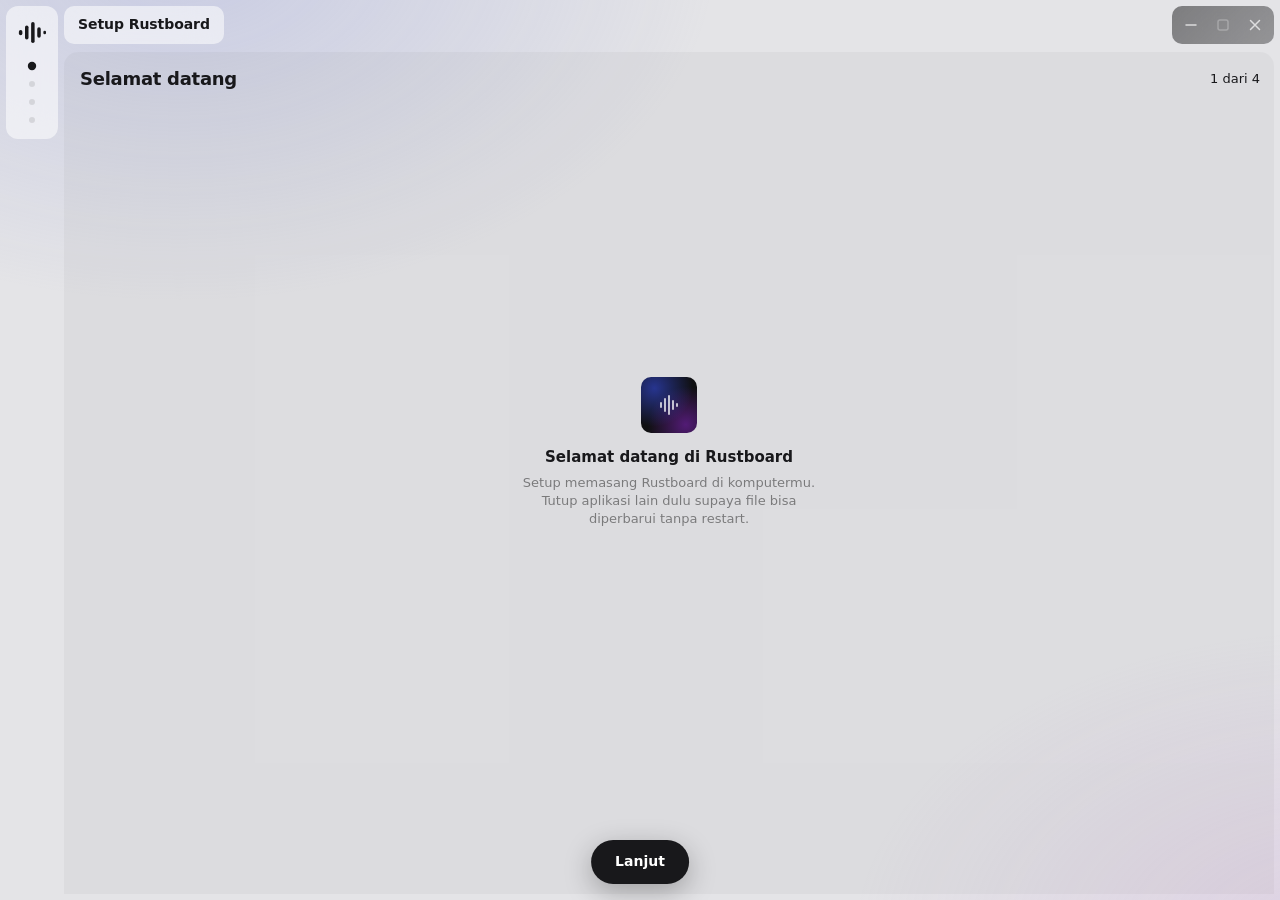
<file: installer-ui/index.html>
<!doctype html>
<html lang="id">
<head>
<meta charset="utf-8">
<meta name="viewport" content="width=device-width, initial-scale=1">
<title>Setup Rustboard</title>
<style>
/* Gaya sama dengan ui/style.css (token, kontrol, panel, kartu setting). */
:root {
  --bg-canvas: #e4e4e7;
  --bg-primary: #f5f5f7;
  --bg-elevated: #e6e6eb;
  --bg-panel: #dedee3;
  --bg-glass: rgba(255, 255, 255, 0.55);
  --surface-glass: rgba(245, 245, 247, 0.92);

  --border-primary: #e4e4e7;
  --border-a14: rgba(0, 0, 0, 0.06);
  --border-a33: rgba(0, 0, 0, 0.14);

  --text-primary: #18181b;
  --text-secondary: rgba(0, 0, 0, 0.65);
  --text-tertiary: rgba(0, 0, 0, 0.45);

  --accent: #ff3b3b;
  --ok: #16a34a;

  --btn-bg: #18181b;
  --btn-text: #ffffff;

  --fill-subtle: rgba(0, 0, 0, 0.03);
  --fill: rgba(0, 0, 0, 0.05);
  --fill-hover: rgba(0, 0, 0, 0.08);
  --fill-strong: rgba(0, 0, 0, 0.1);

  --amb-l: 72%;
  --amb-a: 0.34;

  --r-control: 8px;
  --r-item: 12px;
  --r-panel: 20px;
  --ease: cubic-bezier(0.22, 1, 0.36, 1);

  --hue: 232;
  --font: "SF Pro", -apple-system, BlinkMacSystemFont, "Segoe UI Variable Text", "Segoe UI", Inter, system-ui, sans-serif;
  --mono: ui-monospace, "Cascadia Mono", "SF Mono", Consolas, monospace;
  color-scheme: light;
}

@media (prefers-color-scheme: dark) {
  :root {
    --bg-canvas: #000000;
    --bg-primary: #0a0a0a;
    --bg-elevated: #141414;
    --bg-panel: #1a1a1a;
    --bg-glass: rgba(70, 70, 70, 0.2);
    --surface-glass: rgba(22, 22, 24, 0.9);

    --border-primary: #1a1a1a;
    --border-a14: rgba(255, 255, 255, 0.08);
    --border-a33: rgba(255, 255, 255, 0.2);

    --text-primary: #ffffff;
    --text-secondary: rgba(255, 255, 255, 0.7);
    --text-tertiary: rgba(255, 255, 255, 0.45);

    --accent: #ff4d4d;
    --ok: #4ade80;

    --btn-bg: #d9d9dd;
    --btn-text: #000000;

    --fill-subtle: rgba(255, 255, 255, 0.04);
    --fill: rgba(255, 255, 255, 0.07);
    --fill-hover: rgba(255, 255, 255, 0.1);
    --fill-strong: rgba(255, 255, 255, 0.14);

    --amb-l: 42%;
    --amb-a: 0.32;
    color-scheme: dark;
  }
}

* { box-sizing: border-box; }
[hidden] { display: none !important; }

html, body {
  height: 100%;
  margin: 0;
  background: transparent;
  color: var(--text-primary);
  font: 400 13px/1.4 var(--font);
  -webkit-font-smoothing: antialiased;
  text-rendering: optimizeLegibility;
  font-synthesis: none;
}

/* Liner hides scrollbars and the text cursor everywhere except in inputs */
*::-webkit-scrollbar { display: none; }
* { scrollbar-width: none; user-select: none; }
input { user-select: text; }

html { background: var(--bg-canvas); }
body { overflow: hidden; }

.ambient {
  position: fixed;
  inset: 0;
  z-index: -1;
  pointer-events: none;
  background:
    radial-gradient(60% 55% at 14% -5%, hsl(var(--hue) 50% var(--amb-l) / var(--amb-a)), transparent 70%),
    radial-gradient(55% 50% at 105% 105%, hsl(calc(var(--hue) + 55) 45% var(--amb-l) / calc(var(--amb-a) * 0.75)), transparent 70%);
}
.ambient.swap { animation: amb-in 700ms var(--ease); }
@keyframes amb-in { from { opacity: 0.3; } to { opacity: 1; } }

/* ---------- base controls ---------- */
button, select, input { font: inherit; color: inherit; }

button {
  display: inline-flex;
  align-items: center;
  justify-content: center;
  gap: 8px;
  height: 36px;
  padding: 0 14px;
  border: 0;
  border-radius: var(--r-control);
  background: var(--border-a14);
  color: var(--text-primary);
  font-size: 13.5px;
  font-weight: 400;
  cursor: pointer;
  transition: background 150ms ease, color 150ms ease, opacity 150ms ease, transform 100ms ease;
}
button:hover { background: var(--border-a33); }
button:active { transform: scale(0.96); }
button:disabled { opacity: 0.5; pointer-events: none; }
button svg { width: 16px; height: 16px; flex: none; fill: none; stroke: currentColor; stroke-width: 1.9; stroke-linecap: round; stroke-linejoin: round; }

button.primary { background: var(--btn-bg); color: var(--btn-text); }
button.primary:hover { background: var(--btn-bg); opacity: 0.88; }

:focus-visible { outline: 2px solid color-mix(in srgb, var(--text-primary) 70%, transparent); outline-offset: 1px; }

.icon-btn {
  width: 32px;
  height: 32px;
  padding: 0;
  background: transparent;
  color: var(--text-secondary);
}
.icon-btn:hover { background: var(--border-a14); color: var(--text-primary); }
.icon-btn.fill { background: var(--border-a14); color: var(--text-primary); }
.icon-btn.fill:hover { background: var(--border-a33); }
.icon-btn.small { width: 26px; height: 26px; border-radius: 7px; }
.icon-btn.small svg { width: 14px; height: 14px; }
.icon-btn.big { width: 34px; height: 34px; border-radius: 10px; }
.icon-btn.big svg { width: 16px; height: 16px; }
.icon-btn.danger:hover { color: var(--accent); }

input[type="text"], input[type="number"], select {
  height: 36px;
  min-width: 0;
  padding: 0 12px;
  border: 1px solid var(--border-primary);
  border-radius: var(--r-control);
  background: var(--bg-primary);
  color: var(--text-primary);
  font-size: 13.5px;
  outline: none;
  transition: border-color 150ms ease;
}
input[type="text"]:hover, input[type="number"]:hover, select:hover { border-color: var(--border-a33); }
input[type="text"]:focus, input[type="number"]:focus, select:focus { border-color: var(--border-a33); }
input::placeholder { color: var(--text-tertiary); }

select {
  appearance: none;
  padding-right: 32px;
  background-image: url("data:image/svg+xml,%3Csvg xmlns='http://www.w3.org/2000/svg' viewBox='0 0 24 24' fill='none' stroke='%23888' stroke-width='2.2' stroke-linecap='round' stroke-linejoin='round'%3E%3Cpath d='M6 9l6 6 6-6'/%3E%3C/svg%3E");
  background-repeat: no-repeat;
  background-position: right 10px center;
  background-size: 14px;
  cursor: pointer;
}

/* range: thin track, thumb shows on hover (Liner slider) */
input[type="range"] {
  --p: 0%;
  appearance: none;
  width: 100%;
  height: 20px;
  margin: 0;
  background: transparent;
  cursor: pointer;
}
input[type="range"]::-webkit-slider-runnable-track {
  height: 4px;
  border-radius: 99px;
  background: linear-gradient(to right, var(--text-primary) var(--p), var(--fill-strong) var(--p));
}
input[type="range"]::-webkit-slider-thumb {
  appearance: none;
  width: 12px;
  height: 12px;
  margin-top: -4px;
  border-radius: 50%;
  border: 0;
  background: #fff;
  box-shadow: 0 1px 3px rgba(0, 0, 0, 0.35);
  transform: scale(0);
  transition: transform 150ms var(--ease);
}
input[type="range"]:hover::-webkit-slider-thumb,
input[type="range"]:active::-webkit-slider-thumb,
input[type="range"]:focus-visible::-webkit-slider-thumb { transform: scale(1); }
input[type="range"]:focus-visible { outline: none; }

/* switch (Liner ToggleSwitch) */
input[type="checkbox"] {
  appearance: none;
  position: relative;
  flex: none;
  width: 38px;
  height: 22px;
  margin: 0;
  border-radius: 99px;
  background: var(--fill-strong);
  cursor: pointer;
  transition: background 200ms ease;
}
input[type="checkbox"]::after {
  content: "";
  position: absolute;
  top: 2px;
  left: 2px;
  width: 18px;
  height: 18px;
  border-radius: 50%;
  background: #fff;
  box-shadow: 0 1px 3px rgba(0, 0, 0, 0.25);
  transition: left 300ms cubic-bezier(0.34, 1.3, 0.64, 1), width 300ms cubic-bezier(0.34, 1.3, 0.64, 1);
}
input[type="checkbox"]:checked { background: color-mix(in srgb, var(--text-primary) 38%, transparent); }
input[type="checkbox"]:checked::after { left: 18px; }
input[type="checkbox"]:active::after { width: 22px; }
input[type="checkbox"]:checked:active::after { left: 14px; }
.app {
  height: 100%;
  display: flex;
  gap: 6px;
  padding: 6px;
}
.rail {
  align-self: flex-start;
  width: 52px;
  display: flex;
  flex-direction: column;
  align-items: center;
  gap: 20px;
  padding: 16px 0;
  border-radius: var(--r-item);
  background: var(--bg-glass);
  backdrop-filter: blur(20px);
}
.logo svg { display: block; width: 28px; height: 21px; fill: var(--text-primary); }
.rail-btn {
  width: 32px;
  height: 32px;
  padding: 0;
  background: transparent;
  color: var(--text-primary);
  opacity: 0.55;
}
.rail-btn:hover { background: transparent; opacity: 0.95; }
.rail-btn svg { width: 24px; height: 24px; stroke-width: 1.7; }
.page { position: relative; flex: 1; min-width: 0; display: flex; flex-direction: column; }
.bar {
  flex: none;
  display: flex;
  align-items: center;
  gap: 8px;
  height: 46px;
  padding-bottom: 8px;
}
.grow { flex: 1; }
.island {
  height: 38px;
  border-radius: 10px;
  background: var(--bg-glass);
  backdrop-filter: blur(20px);
}
.island:hover { background: var(--fill-hover); }
.live-btn { padding: 0 16px; font-weight: 600; background: var(--btn-bg); color: var(--btn-text); backdrop-filter: none; }
.live-btn:hover { background: var(--btn-bg); opacity: 0.88; }
.live-btn.on { background: var(--accent); color: #fff; opacity: 1; }
.live-btn.on svg { display: none; }
.live-btn.on::before {
  content: "";
  width: 8px;
  height: 8px;
  border-radius: 50%;
  background: #fff;
  animation: breathe 1.8s ease-in-out infinite;
}
.live-btn.on #live-ico { display: none; }
.panel {
  display: flex;
  flex-direction: column;
  min-height: 0;
  padding: 14px 8px 0;
  border-radius: 14px 14px 0 0;
  background: var(--fill-subtle);
  transition: opacity 250ms var(--ease);
}
.panel-head {
  flex: none;
  display: flex;
  align-items: center;
  justify-content: space-between;
  gap: 10px;
  padding: 0 6px 10px 8px;
}
.panel-head h2 {
  display: flex;
  align-items: baseline;
  gap: 8px;
  margin: 0;
  font-size: 18px;
  font-weight: 700;
  letter-spacing: -0.015em;
}
.cover {
  position: relative;
  flex: none;
  display: grid;
  place-items: center;
  width: 40px;
  height: 40px;
  overflow: hidden;
  border-radius: 8px;
  color: rgba(255, 255, 255, 0.72);
  background:
    radial-gradient(circle at 24% 20%, hsl(var(--h) 75% 55% / 0.6), transparent 62%),
    radial-gradient(circle at 80% 85%, hsl(calc(var(--h) + 45) 70% 50% / 0.5), transparent 58%),
    #101012;
}
.cover > svg { width: 18px; height: 18px; fill: none; stroke: currentColor; stroke-width: 2; stroke-linecap: round; stroke-linejoin: round; }
.cover .go {
  position: absolute;
  inset: 0;
  display: grid;
  place-items: center;
  background: rgba(0, 0, 0, 0.5);
  color: #fff;
  opacity: 0;
  transition: opacity 150ms ease;
}
.cover .go svg { width: 16px; height: 16px; fill: currentColor; stroke: none; }
.sound:hover .cover .go, .cover:focus-visible .go { opacity: 1; }
.cover.big { width: 56px; height: 56px; border-radius: 10px; }
.cover.big > svg { width: 24px; height: 24px; }
.empty { display: flex; flex-direction: column; align-items: center; gap: 6px; padding: 36px 20px; text-align: center; }
.empty .cover { margin-bottom: 8px; }
.empty .t { font-size: 15px; font-weight: 600; }
.empty .d { max-width: 240px; margin-bottom: 10px; color: var(--text-tertiary); font-size: 13px; line-height: 18px; }
.muted { color: var(--text-tertiary); }
.modal-body button, .set-row .ctl button { height: 30px; padding: 0 12px; font-size: 13px; }
.txt { display: flex; flex-direction: column; gap: 3px; min-width: 0; }
.txt .t { font-size: 14px; font-weight: 500; line-height: 18px; letter-spacing: -0.005em; }
.txt .d { color: var(--text-tertiary); font-size: 12px; line-height: 17px; }
.set-section h4 { margin: 0 0 8px 2px; font-size: 14px; font-weight: 600; letter-spacing: -0.005em; }
.set-card { overflow: hidden; border-radius: var(--r-item); background: var(--fill); }
.set-row { display: flex; align-items: center; justify-content: space-between; gap: 14px; min-height: 52px; padding: 10px 16px; }
.set-row + .set-row { box-shadow: inset 0 1px 0 var(--border-a14); }
.set-row.col { flex-direction: column; align-items: stretch; gap: 10px; }
.set-row .ctl { display: flex; align-items: center; gap: 8px; flex: none; }
.set-row .ctl select { width: 220px; }
.set-row .ctl input[type="range"] { width: 150px; }
.set-row .ctl .muted { min-width: 34px; text-align: right; font-size: 12px; font-variant-numeric: tabular-nums; }
.logo { cursor: pointer; border-radius: 8px; }
.rail-btn.active { opacity: 1; }
@keyframes page-in { from { opacity: 0; transform: translateY(8px); } }
.live-dock { position: fixed; left: 50%; bottom: 16px; z-index: 5; transform: translateX(-50%); }
.live-dock .live-btn { height: 44px; padding: 0 24px; border-radius: 99px; box-shadow: 0 8px 28px rgba(0, 0, 0, 0.28); font-size: 14px; }
.live-dock .live-btn svg { width: 17px; height: 17px; }
.winctl {
  flex: none;
  height: 38px;
  padding: 0 4px;
  display: flex;
  align-items: center;
  gap: 2px;
  border-radius: 10px;
  background: linear-gradient(135deg, rgba(0, 0, 0, 0.45), rgba(0, 0, 0, 0.35));
  backdrop-filter: blur(20px) saturate(160%);
}
.winctl[hidden] { display: none; }
.winctl button {
  width: 30px;
  height: 30px;
  padding: 0;
  border: 0;
  border-radius: var(--r-control);
  background: transparent;
  color: #fff;
  opacity: 0.7;
  display: flex;
  align-items: center;
  justify-content: center;
  cursor: pointer;
  transition: background-color 150ms, opacity 150ms, transform 60ms;
}
.winctl button:hover { opacity: 1; background: rgba(255, 255, 255, 0.12); }
.winctl button:active { transform: scale(0.95); }
.winctl button.x:hover { background: #e81123; color: #fff; }
.winctl svg {
  width: 14px;
  height: 14px;
  fill: none;
  stroke: currentColor;
  stroke-width: 1.5;
  stroke-linecap: round;
  stroke-linejoin: round;
  pointer-events: none;
}

/* ---------- setup only ---------- */
.rail .dots { list-style: none; margin: 0; padding: 0; display: flex; flex-direction: column; gap: 12px; }
.rail .dots li { width: 6px; height: 6px; border-radius: 50%; background: var(--fill-strong); transition: background 200ms ease, transform 300ms var(--ease); }
.rail .dots li.done { background: var(--text-tertiary); }
.rail .dots li.on { background: var(--text-primary); transform: scale(1.4); }
.tag { display: inline-flex; align-items: center; padding: 0 14px; font-size: 14px; font-weight: 600; letter-spacing: -0.005em; }
.stage { flex: 1; min-height: 0; display: flex; }
.stage > .panel { flex: 1; animation: page-in 380ms var(--ease); }
.body { flex: 1; min-height: 0; display: flex; flex-direction: column; justify-content: center; gap: 18px; padding: 4px 6px 84px; }
.body > .view { width: 100%; max-width: 560px; margin: 0 auto; }
.body > .view.stack { display: flex; flex-direction: column; gap: 18px; }
.empty .d { max-width: 300px; }
.set-row input[type="text"] { flex: 1; }
.prog { width: 260px; margin-top: 10px; }
.track { height: 4px; border-radius: 99px; background: var(--fill-strong); overflow: hidden; }
.track > i { display: block; height: 100%; width: 0; border-radius: 99px; background: var(--text-primary); transition: width 250ms var(--ease); }
.prog .muted { margin-top: 8px; text-align: center; font-size: 12px; font-variant-numeric: tabular-nums; }
.empty .set-card { width: 320px; margin-top: 12px; text-align: left; }
.live-dock { display: flex; gap: 8px; }
.live-dock .back { height: 44px; padding: 0 20px; border-radius: 99px; background: var(--bg-glass); backdrop-filter: blur(20px); font-size: 14px; font-weight: 600; }
.live-dock .back:hover { background: var(--fill-hover); }
.winctl button:disabled { opacity: 0.25; }
</style>
</head>
<body>
<div class="ambient" id="ambient" aria-hidden="true"></div>

<div class="app">
  <aside class="rail">
    <div class="logo" aria-hidden="true">
      <svg viewBox="0 0 32 24"><rect x="1" y="9" width="4" height="6" rx="2"/><rect x="8" y="4" width="4" height="16" rx="2"/><rect x="15" y="0" width="4" height="24" rx="2"/><rect x="22" y="6" width="4" height="12" rx="2"/><rect x="29" y="10" width="3" height="4" rx="1.5"/></svg>
    </div>
    <ol class="dots" id="dots" aria-hidden="true"><li></li><li></li><li></li><li></li></ol>
  </aside>

  <div class="page">
    <header class="bar" data-tauri-drag-region>
      <span class="island tag">Setup Rustboard</span>
      <span class="grow" data-tauri-drag-region></span>
      <div class="winctl" data-no-window-drag>
        <button id="min" type="button" aria-label="Kecilkan"><svg viewBox="0 0 14 14"><path d="M2 7H12"/></svg></button>
        <button id="max" type="button" aria-label="Besarkan" disabled><svg viewBox="0 0 14 14"><rect x="2" y="2" width="10" height="10" rx="2"/></svg></button>
        <button id="close" type="button" class="x" aria-label="Tutup"><svg viewBox="0 0 14 14"><path d="M2.5 2.5L11.5 11.5M11.5 2.5L2.5 11.5"/></svg></button>
      </div>
    </header>

    <main class="stage">
      <section class="panel">
        <div class="panel-head"><h2 id="title"></h2><span class="count" id="count"></span></div>
        <div class="body">

          <div class="view empty" data-v="0">
            <div class="cover big" style="--h:232"><svg viewBox="0 0 24 24" aria-hidden="true"><path d="M4 10v4M8 6v12M12 3v18M16 8v8M20 11v2"/></svg></div>
            <div class="t">Selamat datang di Rustboard</div>
            <div class="d">Setup memasang Rustboard di komputermu. Tutup aplikasi lain dulu supaya file bisa diperbarui tanpa restart.</div>
          </div>

          <div class="view stack" data-v="1" hidden>
            <section class="set-section"><h4>Folder tujuan</h4>
              <div class="set-card"><div class="set-row">
                <input type="text" id="dir" spellcheck="false" aria-label="Folder tujuan">
                <button id="browse" type="button">Telusuri</button>
              </div></div>
            </section>
            <section class="set-section"><h4>Pintasan</h4>
              <div class="set-card">
                <label class="set-row"><div class="txt"><div class="t">Shortcut di desktop</div><div class="d">Buka Rustboard langsung dari desktop.</div></div><div class="ctl"><input type="checkbox" id="optDesk" checked></div></label>
                <label class="set-row"><div class="txt"><div class="t">Shortcut di Start Menu</div><div class="d">Cari Rustboard lewat Start Menu.</div></div><div class="ctl"><input type="checkbox" id="optMenu" checked></div></label>
                <label class="set-row"><div class="txt"><div class="t">Jalan saat Windows mulai</div><div class="d">Suaramu siap begitu kamu masuk.</div></div><div class="ctl"><input type="checkbox" id="optAuto"></div></label>
              </div>
            </section>
          </div>

          <div class="view empty" data-v="2" hidden>
            <div class="cover big" style="--h:200"><svg viewBox="0 0 24 24" aria-hidden="true"><path d="M4 10v4M8 6v12M12 3v18M16 8v8M20 11v2"/></svg></div>
            <div class="t" id="instT">Memasang Rustboard</div>
            <div class="d" id="instD">Tunggu sebentar. Jangan tutup jendela ini.</div>
            <div class="prog"><div class="track"><i id="fill"></i></div><div class="muted" id="msg">Menyiapkan…</div></div>
          </div>

          <div class="view empty" data-v="3" hidden>
            <div class="cover big" style="--h:150"><svg viewBox="0 0 24 24" aria-hidden="true"><path d="M4 10v4M8 6v12M12 3v18M16 8v8M20 11v2"/></svg></div>
            <div class="t">Rustboard sudah terpasang</div>
            <div class="d">Dipasang di <span id="doneDir"></span>.</div>
            <div class="set-card"><label class="set-row"><div class="txt"><div class="t">Buka Rustboard sekarang</div></div><div class="ctl"><input type="checkbox" id="optRun" checked></div></label></div>
          </div>

        </div>
      </section>
    </main>

    <div class="live-dock">
      <button class="back" id="back" type="button" hidden>Kembali</button>
      <button class="island live-btn" id="next" type="button">Lanjut</button>
    </div>
  </div>
</div>

<script>
// Kontrak dengan Rust (Tauri v2, withGlobalTauri: true):
//   command  pick_dir()        -> string | null
//   command  default_dir()     -> string   (opsional)
//   command  install(opts)     opts = { dir, desktop, startMenu, autostart }
//   command  finish({ run })   buka app kalau run = true, lalu tutup setup
//   command  cancel()          tutup setup
//   event    install-progress  { percent, message }
const $ = s => document.querySelector(s);
const T = window.__TAURI__;
const call = (cmd, args) => T ? T.core.invoke(cmd, args) : mock(cmd, args);
const win = T?.window?.getCurrentWindow?.();
const CFG = { canMaximize: false };
const TITLES = ["Selamat datang", "Opsi pemasangan", "Memasang", "Selesai"];
const HUES = [232, 275, 200, 150];                    // latar berganti warna tiap langkah, seperti app
const views = [...document.querySelectorAll(".view")];
const dots = [...document.querySelectorAll("#dots li")];
const st = { page: 0, dir: "", busy: false, failed: false };

function ambient(h) {
  const root = document.documentElement, amb = $("#ambient");
  if (root.style.getPropertyValue("--hue") === String(h)) return;
  root.style.setProperty("--hue", h);
  amb.classList.remove("swap"); void amb.offsetWidth; amb.classList.add("swap");
}
function setProgress(p, text) {
  $("#fill").style.width = p + "%";
  if (text) $("#msg").textContent = text;
}
function render() {
  const p = st.page;
  views.forEach((v, i) => v.hidden = i !== p);
  dots.forEach((d, i) => { d.classList.toggle("on", i === p); d.classList.toggle("done", i < p); });
  $("#title").textContent = TITLES[p];
  $("#count").textContent = (p + 1) + " dari " + TITLES.length;
  $("#back").hidden = !(p === 1 || (p === 2 && st.failed));
  $("#next").disabled = st.busy;
  $("#next").textContent = ["Lanjut", "Pasang", st.failed ? "Coba lagi" : "Memasang…", "Selesai"][p];
  $("#doneDir").textContent = st.dir;
  ambient(HUES[p]);
}
async function runInstall() {
  st.page = 2; st.busy = true; st.failed = false;
  $("#instT").textContent = "Memasang Rustboard";
  $("#instT").classList.remove("bad");
  $("#instD").textContent = "Tunggu sebentar. Jangan tutup jendela ini.";
  setProgress(0, "Menyiapkan…");
  render();
  const opts = { dir: st.dir, desktop: $("#optDesk").checked, startMenu: $("#optMenu").checked, autostart: $("#optAuto").checked };
  try {
    await call("install", opts);
    setProgress(100, "Selesai");
    st.busy = false; st.page = 3;
  } catch (err) {
    st.busy = false; st.failed = true;
    $("#instT").textContent = "Pemasangan gagal";
    $("#instT").classList.add("bad");
    $("#instD").textContent = "Pemasangan berhenti. Pilih folder lain atau tutup aplikasi yang memakai Rustboard, lalu coba lagi.";
    $("#msg").textContent = String(err?.message || err || "Kesalahan tidak diketahui");
  }
  render();
}

$("#next").onclick = () => {
  if (st.page === 0) { st.page = 1; render(); }
  else if (st.page === 1 || (st.page === 2 && st.failed)) {
    const d = $("#dir").value.trim();
    if (!d) { st.page = 1; render(); $("#dir").focus(); return; }
    st.dir = d; runInstall();
  }
  else if (st.page === 3) call("finish", { run: $("#optRun").checked });
};
$("#back").onclick = () => { st.page = 1; st.failed = false; render(); };
$("#close").onclick = () => { if (!st.busy) call("cancel"); };
$("#min").onclick = () => win?.minimize();
$("#max").disabled = !CFG.canMaximize;
$("#max").onclick = () => win?.toggleMaximize();
$("#browse").onclick = async () => { const d = await call("pick_dir"); if (d) $("#dir").value = d; };
document.addEventListener("keydown", e => {
  if (e.key === "Enter" && !$("#next").disabled && !["BUTTON", "INPUT"].includes(document.activeElement.tagName)) $("#next").click();
});
if (T) T.event.listen("install-progress", e => setProgress(e.payload.percent, e.payload.message));

(async () => {
  let d = null;
  try { d = await call("default_dir"); } catch (_) {}
  $("#dir").value = d || "C:\\Users\\Kamu\\AppData\\Local\\Rustboard";
})();

// Mock untuk uji di browser (tanpa Tauri)
function mock(cmd) {
  if (cmd === "install") return new Promise(res => {
    const msgs = ["Membuat folder…", "Menyalin rustboard.exe", "Menyalin ikon dan aset", "Membuat shortcut", "Menulis registry uninstall"];
    let p = 0;
    const t = setInterval(() => {
      p = Math.min(99, p + 3 + Math.random() * 6);
      setProgress(p, msgs[Math.min(4, Math.floor(p / 20))]);
      if (p >= 99) { clearInterval(t); res(); }
    }, 120);
  });
  if (cmd === "pick_dir") return Promise.resolve("D:\\Apps\\Rustboard");
  if (cmd === "default_dir") return Promise.reject();
  return Promise.resolve();
}
render();
</script>
</body>
</html>
</file>
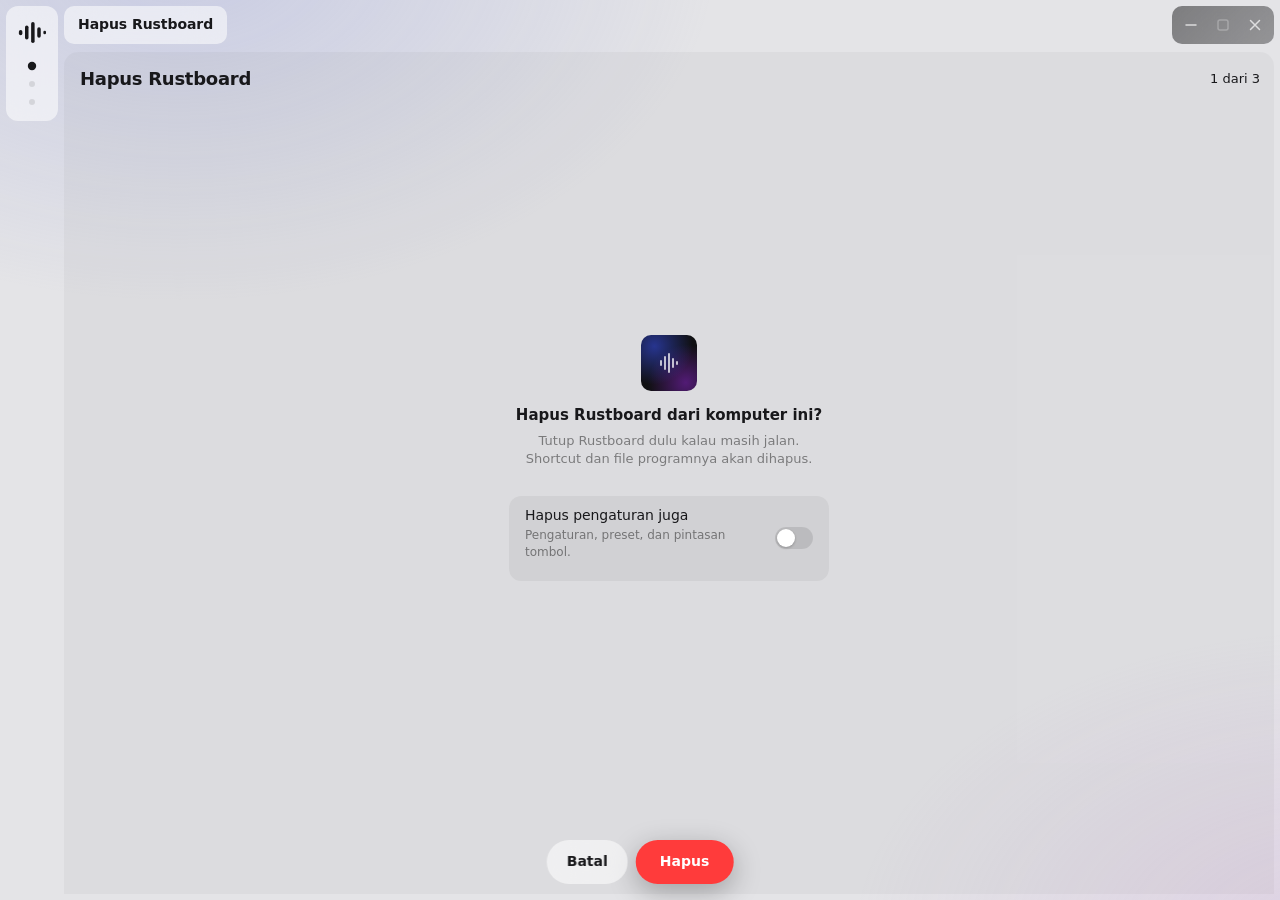
<file: uninstaller-ui/index.html>
<!doctype html>
<html lang="id">
<head>
<meta charset="utf-8">
<meta name="viewport" content="width=device-width, initial-scale=1">
<title>Hapus Rustboard</title>
<style>
/* Gaya sama dengan ui/style.css (token, kontrol, panel, kartu setting). */
:root {
  --bg-canvas: #e4e4e7;
  --bg-primary: #f5f5f7;
  --bg-elevated: #e6e6eb;
  --bg-panel: #dedee3;
  --bg-glass: rgba(255, 255, 255, 0.55);
  --surface-glass: rgba(245, 245, 247, 0.92);

  --border-primary: #e4e4e7;
  --border-a14: rgba(0, 0, 0, 0.06);
  --border-a33: rgba(0, 0, 0, 0.14);

  --text-primary: #18181b;
  --text-secondary: rgba(0, 0, 0, 0.65);
  --text-tertiary: rgba(0, 0, 0, 0.45);

  --accent: #ff3b3b;
  --ok: #16a34a;

  --btn-bg: #18181b;
  --btn-text: #ffffff;

  --fill-subtle: rgba(0, 0, 0, 0.03);
  --fill: rgba(0, 0, 0, 0.05);
  --fill-hover: rgba(0, 0, 0, 0.08);
  --fill-strong: rgba(0, 0, 0, 0.1);

  --amb-l: 72%;
  --amb-a: 0.34;

  --r-control: 8px;
  --r-item: 12px;
  --r-panel: 20px;
  --ease: cubic-bezier(0.22, 1, 0.36, 1);

  --hue: 232;
  --font: "SF Pro", -apple-system, BlinkMacSystemFont, "Segoe UI Variable Text", "Segoe UI", Inter, system-ui, sans-serif;
  --mono: ui-monospace, "Cascadia Mono", "SF Mono", Consolas, monospace;
  color-scheme: light;
}

@media (prefers-color-scheme: dark) {
  :root {
    --bg-canvas: #000000;
    --bg-primary: #0a0a0a;
    --bg-elevated: #141414;
    --bg-panel: #1a1a1a;
    --bg-glass: rgba(70, 70, 70, 0.2);
    --surface-glass: rgba(22, 22, 24, 0.9);

    --border-primary: #1a1a1a;
    --border-a14: rgba(255, 255, 255, 0.08);
    --border-a33: rgba(255, 255, 255, 0.2);

    --text-primary: #ffffff;
    --text-secondary: rgba(255, 255, 255, 0.7);
    --text-tertiary: rgba(255, 255, 255, 0.45);

    --accent: #ff4d4d;
    --ok: #4ade80;

    --btn-bg: #d9d9dd;
    --btn-text: #000000;

    --fill-subtle: rgba(255, 255, 255, 0.04);
    --fill: rgba(255, 255, 255, 0.07);
    --fill-hover: rgba(255, 255, 255, 0.1);
    --fill-strong: rgba(255, 255, 255, 0.14);

    --amb-l: 42%;
    --amb-a: 0.32;
    color-scheme: dark;
  }
}

* { box-sizing: border-box; }
[hidden] { display: none !important; }

html, body {
  height: 100%;
  margin: 0;
  background: transparent;
  color: var(--text-primary);
  font: 400 13px/1.4 var(--font);
  -webkit-font-smoothing: antialiased;
  text-rendering: optimizeLegibility;
  font-synthesis: none;
}

/* Liner hides scrollbars and the text cursor everywhere except in inputs */
*::-webkit-scrollbar { display: none; }
* { scrollbar-width: none; user-select: none; }
input { user-select: text; }

html { background: var(--bg-canvas); }
body { overflow: hidden; }

.ambient {
  position: fixed;
  inset: 0;
  z-index: -1;
  pointer-events: none;
  background:
    radial-gradient(60% 55% at 14% -5%, hsl(var(--hue) 50% var(--amb-l) / var(--amb-a)), transparent 70%),
    radial-gradient(55% 50% at 105% 105%, hsl(calc(var(--hue) + 55) 45% var(--amb-l) / calc(var(--amb-a) * 0.75)), transparent 70%);
}
.ambient.swap { animation: amb-in 700ms var(--ease); }
@keyframes amb-in { from { opacity: 0.3; } to { opacity: 1; } }

/* ---------- base controls ---------- */
button, select, input { font: inherit; color: inherit; }

button {
  display: inline-flex;
  align-items: center;
  justify-content: center;
  gap: 8px;
  height: 36px;
  padding: 0 14px;
  border: 0;
  border-radius: var(--r-control);
  background: var(--border-a14);
  color: var(--text-primary);
  font-size: 13.5px;
  font-weight: 400;
  cursor: pointer;
  transition: background 150ms ease, color 150ms ease, opacity 150ms ease, transform 100ms ease;
}
button:hover { background: var(--border-a33); }
button:active { transform: scale(0.96); }
button:disabled { opacity: 0.5; pointer-events: none; }
button svg { width: 16px; height: 16px; flex: none; fill: none; stroke: currentColor; stroke-width: 1.9; stroke-linecap: round; stroke-linejoin: round; }

button.primary { background: var(--btn-bg); color: var(--btn-text); }
button.primary:hover { background: var(--btn-bg); opacity: 0.88; }

:focus-visible { outline: 2px solid color-mix(in srgb, var(--text-primary) 70%, transparent); outline-offset: 1px; }

.icon-btn {
  width: 32px;
  height: 32px;
  padding: 0;
  background: transparent;
  color: var(--text-secondary);
}
.icon-btn:hover { background: var(--border-a14); color: var(--text-primary); }
.icon-btn.fill { background: var(--border-a14); color: var(--text-primary); }
.icon-btn.fill:hover { background: var(--border-a33); }
.icon-btn.small { width: 26px; height: 26px; border-radius: 7px; }
.icon-btn.small svg { width: 14px; height: 14px; }
.icon-btn.big { width: 34px; height: 34px; border-radius: 10px; }
.icon-btn.big svg { width: 16px; height: 16px; }
.icon-btn.danger:hover { color: var(--accent); }

input[type="text"], input[type="number"], select {
  height: 36px;
  min-width: 0;
  padding: 0 12px;
  border: 1px solid var(--border-primary);
  border-radius: var(--r-control);
  background: var(--bg-primary);
  color: var(--text-primary);
  font-size: 13.5px;
  outline: none;
  transition: border-color 150ms ease;
}
input[type="text"]:hover, input[type="number"]:hover, select:hover { border-color: var(--border-a33); }
input[type="text"]:focus, input[type="number"]:focus, select:focus { border-color: var(--border-a33); }
input::placeholder { color: var(--text-tertiary); }

select {
  appearance: none;
  padding-right: 32px;
  background-image: url("data:image/svg+xml,%3Csvg xmlns='http://www.w3.org/2000/svg' viewBox='0 0 24 24' fill='none' stroke='%23888' stroke-width='2.2' stroke-linecap='round' stroke-linejoin='round'%3E%3Cpath d='M6 9l6 6 6-6'/%3E%3C/svg%3E");
  background-repeat: no-repeat;
  background-position: right 10px center;
  background-size: 14px;
  cursor: pointer;
}

/* range: thin track, thumb shows on hover (Liner slider) */
input[type="range"] {
  --p: 0%;
  appearance: none;
  width: 100%;
  height: 20px;
  margin: 0;
  background: transparent;
  cursor: pointer;
}
input[type="range"]::-webkit-slider-runnable-track {
  height: 4px;
  border-radius: 99px;
  background: linear-gradient(to right, var(--text-primary) var(--p), var(--fill-strong) var(--p));
}
input[type="range"]::-webkit-slider-thumb {
  appearance: none;
  width: 12px;
  height: 12px;
  margin-top: -4px;
  border-radius: 50%;
  border: 0;
  background: #fff;
  box-shadow: 0 1px 3px rgba(0, 0, 0, 0.35);
  transform: scale(0);
  transition: transform 150ms var(--ease);
}
input[type="range"]:hover::-webkit-slider-thumb,
input[type="range"]:active::-webkit-slider-thumb,
input[type="range"]:focus-visible::-webkit-slider-thumb { transform: scale(1); }
input[type="range"]:focus-visible { outline: none; }

/* switch (Liner ToggleSwitch) */
input[type="checkbox"] {
  appearance: none;
  position: relative;
  flex: none;
  width: 38px;
  height: 22px;
  margin: 0;
  border-radius: 99px;
  background: var(--fill-strong);
  cursor: pointer;
  transition: background 200ms ease;
}
input[type="checkbox"]::after {
  content: "";
  position: absolute;
  top: 2px;
  left: 2px;
  width: 18px;
  height: 18px;
  border-radius: 50%;
  background: #fff;
  box-shadow: 0 1px 3px rgba(0, 0, 0, 0.25);
  transition: left 300ms cubic-bezier(0.34, 1.3, 0.64, 1), width 300ms cubic-bezier(0.34, 1.3, 0.64, 1);
}
input[type="checkbox"]:checked { background: color-mix(in srgb, var(--text-primary) 38%, transparent); }
input[type="checkbox"]:checked::after { left: 18px; }
input[type="checkbox"]:active::after { width: 22px; }
input[type="checkbox"]:checked:active::after { left: 14px; }
.app {
  height: 100%;
  display: flex;
  gap: 6px;
  padding: 6px;
}
.rail {
  align-self: flex-start;
  width: 52px;
  display: flex;
  flex-direction: column;
  align-items: center;
  gap: 20px;
  padding: 16px 0;
  border-radius: var(--r-item);
  background: var(--bg-glass);
  backdrop-filter: blur(20px);
}
.logo svg { display: block; width: 28px; height: 21px; fill: var(--text-primary); }
.rail-btn {
  width: 32px;
  height: 32px;
  padding: 0;
  background: transparent;
  color: var(--text-primary);
  opacity: 0.55;
}
.rail-btn:hover { background: transparent; opacity: 0.95; }
.rail-btn svg { width: 24px; height: 24px; stroke-width: 1.7; }
.page { position: relative; flex: 1; min-width: 0; display: flex; flex-direction: column; }
.bar {
  flex: none;
  display: flex;
  align-items: center;
  gap: 8px;
  height: 46px;
  padding-bottom: 8px;
}
.grow { flex: 1; }
.island {
  height: 38px;
  border-radius: 10px;
  background: var(--bg-glass);
  backdrop-filter: blur(20px);
}
.island:hover { background: var(--fill-hover); }
.live-btn { padding: 0 16px; font-weight: 600; background: var(--btn-bg); color: var(--btn-text); backdrop-filter: none; }
.live-btn:hover { background: var(--btn-bg); opacity: 0.88; }
.live-btn.on { background: var(--accent); color: #fff; opacity: 1; }
.live-btn.on svg { display: none; }
.live-btn.on::before {
  content: "";
  width: 8px;
  height: 8px;
  border-radius: 50%;
  background: #fff;
  animation: breathe 1.8s ease-in-out infinite;
}
.live-btn.on #live-ico { display: none; }
.panel {
  display: flex;
  flex-direction: column;
  min-height: 0;
  padding: 14px 8px 0;
  border-radius: 14px 14px 0 0;
  background: var(--fill-subtle);
  transition: opacity 250ms var(--ease);
}
.panel-head {
  flex: none;
  display: flex;
  align-items: center;
  justify-content: space-between;
  gap: 10px;
  padding: 0 6px 10px 8px;
}
.panel-head h2 {
  display: flex;
  align-items: baseline;
  gap: 8px;
  margin: 0;
  font-size: 18px;
  font-weight: 700;
  letter-spacing: -0.015em;
}
.cover {
  position: relative;
  flex: none;
  display: grid;
  place-items: center;
  width: 40px;
  height: 40px;
  overflow: hidden;
  border-radius: 8px;
  color: rgba(255, 255, 255, 0.72);
  background:
    radial-gradient(circle at 24% 20%, hsl(var(--h) 75% 55% / 0.6), transparent 62%),
    radial-gradient(circle at 80% 85%, hsl(calc(var(--h) + 45) 70% 50% / 0.5), transparent 58%),
    #101012;
}
.cover > svg { width: 18px; height: 18px; fill: none; stroke: currentColor; stroke-width: 2; stroke-linecap: round; stroke-linejoin: round; }
.cover .go {
  position: absolute;
  inset: 0;
  display: grid;
  place-items: center;
  background: rgba(0, 0, 0, 0.5);
  color: #fff;
  opacity: 0;
  transition: opacity 150ms ease;
}
.cover .go svg { width: 16px; height: 16px; fill: currentColor; stroke: none; }
.sound:hover .cover .go, .cover:focus-visible .go { opacity: 1; }
.cover.big { width: 56px; height: 56px; border-radius: 10px; }
.cover.big > svg { width: 24px; height: 24px; }
.empty { display: flex; flex-direction: column; align-items: center; gap: 6px; padding: 36px 20px; text-align: center; }
.empty .cover { margin-bottom: 8px; }
.empty .t { font-size: 15px; font-weight: 600; }
.empty .d { max-width: 240px; margin-bottom: 10px; color: var(--text-tertiary); font-size: 13px; line-height: 18px; }
.muted { color: var(--text-tertiary); }
.modal-body button, .set-row .ctl button { height: 30px; padding: 0 12px; font-size: 13px; }
.txt { display: flex; flex-direction: column; gap: 3px; min-width: 0; }
.txt .t { font-size: 14px; font-weight: 500; line-height: 18px; letter-spacing: -0.005em; }
.txt .d { color: var(--text-tertiary); font-size: 12px; line-height: 17px; }
.set-section h4 { margin: 0 0 8px 2px; font-size: 14px; font-weight: 600; letter-spacing: -0.005em; }
.set-card { overflow: hidden; border-radius: var(--r-item); background: var(--fill); }
.set-row { display: flex; align-items: center; justify-content: space-between; gap: 14px; min-height: 52px; padding: 10px 16px; }
.set-row + .set-row { box-shadow: inset 0 1px 0 var(--border-a14); }
.set-row.col { flex-direction: column; align-items: stretch; gap: 10px; }
.set-row .ctl { display: flex; align-items: center; gap: 8px; flex: none; }
.set-row .ctl select { width: 220px; }
.set-row .ctl input[type="range"] { width: 150px; }
.set-row .ctl .muted { min-width: 34px; text-align: right; font-size: 12px; font-variant-numeric: tabular-nums; }
.logo { cursor: pointer; border-radius: 8px; }
.rail-btn.active { opacity: 1; }
@keyframes page-in { from { opacity: 0; transform: translateY(8px); } }
.live-dock { position: fixed; left: 50%; bottom: 16px; z-index: 5; transform: translateX(-50%); }
.live-dock .live-btn { height: 44px; padding: 0 24px; border-radius: 99px; box-shadow: 0 8px 28px rgba(0, 0, 0, 0.28); font-size: 14px; }
.live-dock .live-btn svg { width: 17px; height: 17px; }
.winctl {
  flex: none;
  height: 38px;
  padding: 0 4px;
  display: flex;
  align-items: center;
  gap: 2px;
  border-radius: 10px;
  background: linear-gradient(135deg, rgba(0, 0, 0, 0.45), rgba(0, 0, 0, 0.35));
  backdrop-filter: blur(20px) saturate(160%);
}
.winctl[hidden] { display: none; }
.winctl button {
  width: 30px;
  height: 30px;
  padding: 0;
  border: 0;
  border-radius: var(--r-control);
  background: transparent;
  color: #fff;
  opacity: 0.7;
  display: flex;
  align-items: center;
  justify-content: center;
  cursor: pointer;
  transition: background-color 150ms, opacity 150ms, transform 60ms;
}
.winctl button:hover { opacity: 1; background: rgba(255, 255, 255, 0.12); }
.winctl button:active { transform: scale(0.95); }
.winctl button.x:hover { background: #e81123; color: #fff; }
.winctl svg {
  width: 14px;
  height: 14px;
  fill: none;
  stroke: currentColor;
  stroke-width: 1.5;
  stroke-linecap: round;
  stroke-linejoin: round;
  pointer-events: none;
}

/* ---------- setup only ---------- */
.rail .dots { list-style: none; margin: 0; padding: 0; display: flex; flex-direction: column; gap: 12px; }
.rail .dots li { width: 6px; height: 6px; border-radius: 50%; background: var(--fill-strong); transition: background 200ms ease, transform 300ms var(--ease); }
.rail .dots li.done { background: var(--text-tertiary); }
.rail .dots li.on { background: var(--text-primary); transform: scale(1.4); }
.tag { display: inline-flex; align-items: center; padding: 0 14px; font-size: 14px; font-weight: 600; letter-spacing: -0.005em; }
.stage { flex: 1; min-height: 0; display: flex; }
.stage > .panel { flex: 1; animation: page-in 380ms var(--ease); }
.body { flex: 1; min-height: 0; display: flex; flex-direction: column; justify-content: center; gap: 18px; padding: 4px 6px 84px; }
.body > .view { width: 100%; max-width: 560px; margin: 0 auto; }
.body > .view.stack { display: flex; flex-direction: column; gap: 18px; }
.empty .d { max-width: 300px; }
.set-row input[type="text"] { flex: 1; }
.prog { width: 260px; margin-top: 10px; }
.track { height: 4px; border-radius: 99px; background: var(--fill-strong); overflow: hidden; }
.track > i { display: block; height: 100%; width: 0; border-radius: 99px; background: var(--text-primary); transition: width 250ms var(--ease); }
.prog .muted { margin-top: 8px; text-align: center; font-size: 12px; font-variant-numeric: tabular-nums; }
.empty .set-card { width: 320px; margin-top: 12px; text-align: left; }
.live-dock { display: flex; gap: 8px; }
.live-dock .back { height: 44px; padding: 0 20px; border-radius: 99px; background: var(--bg-glass); backdrop-filter: blur(20px); font-size: 14px; font-weight: 600; }
.live-dock .back:hover { background: var(--fill-hover); }
.winctl button:disabled { opacity: 0.25; }
.live-btn.danger { background: var(--accent); color: #fff; opacity: 1; }
.live-btn.danger:hover { background: var(--accent); opacity: 0.88; }
</style>
</head>
<body>
<div class="ambient" id="ambient" aria-hidden="true"></div>

<div class="app">
  <aside class="rail">
    <div class="logo" aria-hidden="true">
      <svg viewBox="0 0 32 24"><rect x="1" y="9" width="4" height="6" rx="2"/><rect x="8" y="4" width="4" height="16" rx="2"/><rect x="15" y="0" width="4" height="24" rx="2"/><rect x="22" y="6" width="4" height="12" rx="2"/><rect x="29" y="10" width="3" height="4" rx="1.5"/></svg>
    </div>
    <ol class="dots" id="dots" aria-hidden="true"><li></li><li></li><li></li></ol>
  </aside>

  <div class="page">
    <header class="bar" data-tauri-drag-region>
      <span class="island tag">Hapus Rustboard</span>
      <span class="grow" data-tauri-drag-region></span>
      <div class="winctl" data-no-window-drag>
        <button id="min" type="button" aria-label="Kecilkan"><svg viewBox="0 0 14 14"><path d="M2 7H12"/></svg></button>
        <button id="max" type="button" aria-label="Besarkan" disabled><svg viewBox="0 0 14 14"><rect x="2" y="2" width="10" height="10" rx="2"/></svg></button>
        <button id="close" type="button" class="x" aria-label="Tutup"><svg viewBox="0 0 14 14"><path d="M2.5 2.5L11.5 11.5M11.5 2.5L2.5 11.5"/></svg></button>
      </div>
    </header>

    <main class="stage">
      <section class="panel">
        <div class="panel-head"><h2 id="title"></h2><span class="count" id="count"></span></div>
        <div class="body">

          <div class="view empty" data-v="0">
            <div class="cover big" style="--h:232"><svg viewBox="0 0 24 24" aria-hidden="true"><path d="M4 10v4M8 6v12M12 3v18M16 8v8M20 11v2"/></svg></div>
            <div class="t">Hapus Rustboard dari komputer ini?</div>
            <div class="d">Tutup Rustboard dulu kalau masih jalan. Shortcut dan file programnya akan dihapus.</div>
            <div class="set-card"><label class="set-row"><div class="txt"><div class="t">Hapus pengaturan juga</div><div class="d">Pengaturan, preset, dan pintasan tombol.</div></div><div class="ctl"><input type="checkbox" id="optData"></div></label></div>
          </div>

          <div class="view empty" data-v="1" hidden>
            <div class="cover big" style="--h:200"><svg viewBox="0 0 24 24" aria-hidden="true"><path d="M4 10v4M8 6v12M12 3v18M16 8v8M20 11v2"/></svg></div>
            <div class="t" id="workT">Menghapus Rustboard</div>
            <div class="d" id="workD">Tunggu sebentar. Jangan tutup jendela ini.</div>
            <div class="prog"><div class="track"><i id="fill"></i></div><div class="muted" id="msg">Menyiapkan…</div></div>
          </div>

          <div class="view empty" data-v="2" hidden>
            <div class="cover big" style="--h:150"><svg viewBox="0 0 24 24" aria-hidden="true"><path d="M4 10v4M8 6v12M12 3v18M16 8v8M20 11v2"/></svg></div>
            <div class="t">Rustboard sudah dihapus</div>
            <div class="d">Terima kasih sudah memakai Rustboard.</div>
          </div>

        </div>
      </section>
    </main>

    <div class="live-dock">
      <button class="back" id="back" type="button">Batal</button>
      <button class="island live-btn danger" id="next" type="button">Hapus</button>
    </div>
  </div>
</div>

<script>
// Kontrak dengan Rust (Tauri v2, withGlobalTauri: true):
//   command  uninstall(opts)   opts = { removeData }
//   command  finish()          tutup uninstaller
//   command  cancel()          tutup uninstaller
//   event    uninstall-progress  { percent, message }
const $ = s => document.querySelector(s);
const T = window.__TAURI__;
const call = (cmd, args) => T ? T.core.invoke(cmd, args) : mock(cmd, args);
const win = T?.window?.getCurrentWindow?.();
const CFG = { canMaximize: false };
const TITLES = ["Hapus Rustboard", "Menghapus", "Selesai"];
const HUES = [232, 200, 150];
const views = [...document.querySelectorAll(".view")];
const dots = [...document.querySelectorAll("#dots li")];
const st = { page: 0, busy: false, failed: false };

function ambient(h) {
  const root = document.documentElement, amb = $("#ambient");
  if (root.style.getPropertyValue("--hue") === String(h)) return;
  root.style.setProperty("--hue", h);
  amb.classList.remove("swap"); void amb.offsetWidth; amb.classList.add("swap");
}
function setProgress(p, text) {
  $("#fill").style.width = p + "%";
  if (text) $("#msg").textContent = text;
}
function render() {
  const p = st.page;
  views.forEach((v, i) => v.hidden = i !== p);
  dots.forEach((d, i) => { d.classList.toggle("on", i === p); d.classList.toggle("done", i < p); });
  $("#title").textContent = TITLES[p];
  $("#count").textContent = (p + 1) + " dari " + TITLES.length;
  $("#back").hidden = !(p === 0 || (p === 1 && st.failed));
  $("#back").textContent = p === 0 ? "Batal" : "Kembali";
  $("#next").disabled = st.busy;
  $("#next").classList.toggle("danger", p === 0 || (p === 1 && st.failed));
  $("#next").textContent = ["Hapus", st.failed ? "Coba lagi" : "Menghapus…", "Tutup"][p];
  ambient(HUES[p]);
}
async function run() {
  st.page = 1; st.busy = true; st.failed = false;
  $("#workT").textContent = "Menghapus Rustboard";
  $("#workT").classList.remove("bad");
  $("#workD").textContent = "Tunggu sebentar. Jangan tutup jendela ini.";
  setProgress(0, "Menyiapkan…");
  render();
  try {
    await call("uninstall", { removeData: $("#optData").checked });
    setProgress(100, "Selesai");
    st.busy = false; st.page = 2;
  } catch (err) {
    st.busy = false; st.failed = true;
    $("#workT").textContent = "Penghapusan gagal";
    $("#workT").classList.add("bad");
    $("#workD").textContent = "Penghapusan berhenti. Tutup Rustboard kalau masih jalan, lalu coba lagi.";
    $("#msg").textContent = String(err?.message || err || "Kesalahan tidak diketahui");
  }
  render();
}

$("#next").onclick = () => {
  if (st.page === 0 || (st.page === 1 && st.failed)) run();
  else if (st.page === 2) call("finish");
};
$("#back").onclick = () => { if (st.page === 0) call("cancel"); else { st.page = 0; st.failed = false; render(); } };
$("#close").onclick = () => { if (!st.busy) call("cancel"); };
$("#min").onclick = () => win?.minimize();
$("#max").disabled = !CFG.canMaximize;
$("#max").onclick = () => win?.toggleMaximize();
if (T) T.event.listen("uninstall-progress", e => setProgress(e.payload.percent, e.payload.message));

// Mock untuk uji di browser (tanpa Tauri)
function mock(cmd) {
  if (cmd === "uninstall") return new Promise(res => {
    const msgs = ["Menutup Rustboard…", "Menghapus shortcut", "Menghapus file program", "Menghapus entri Windows", "Merapikan sisa file"];
    let p = 0;
    const t = setInterval(() => {
      p = Math.min(99, p + 4 + Math.random() * 7);
      setProgress(p, msgs[Math.min(4, Math.floor(p / 20))]);
      if (p >= 99) { clearInterval(t); res(); }
    }, 120);
  });
  return Promise.resolve();
}
render();
</script>
</body>
</html>
</file>
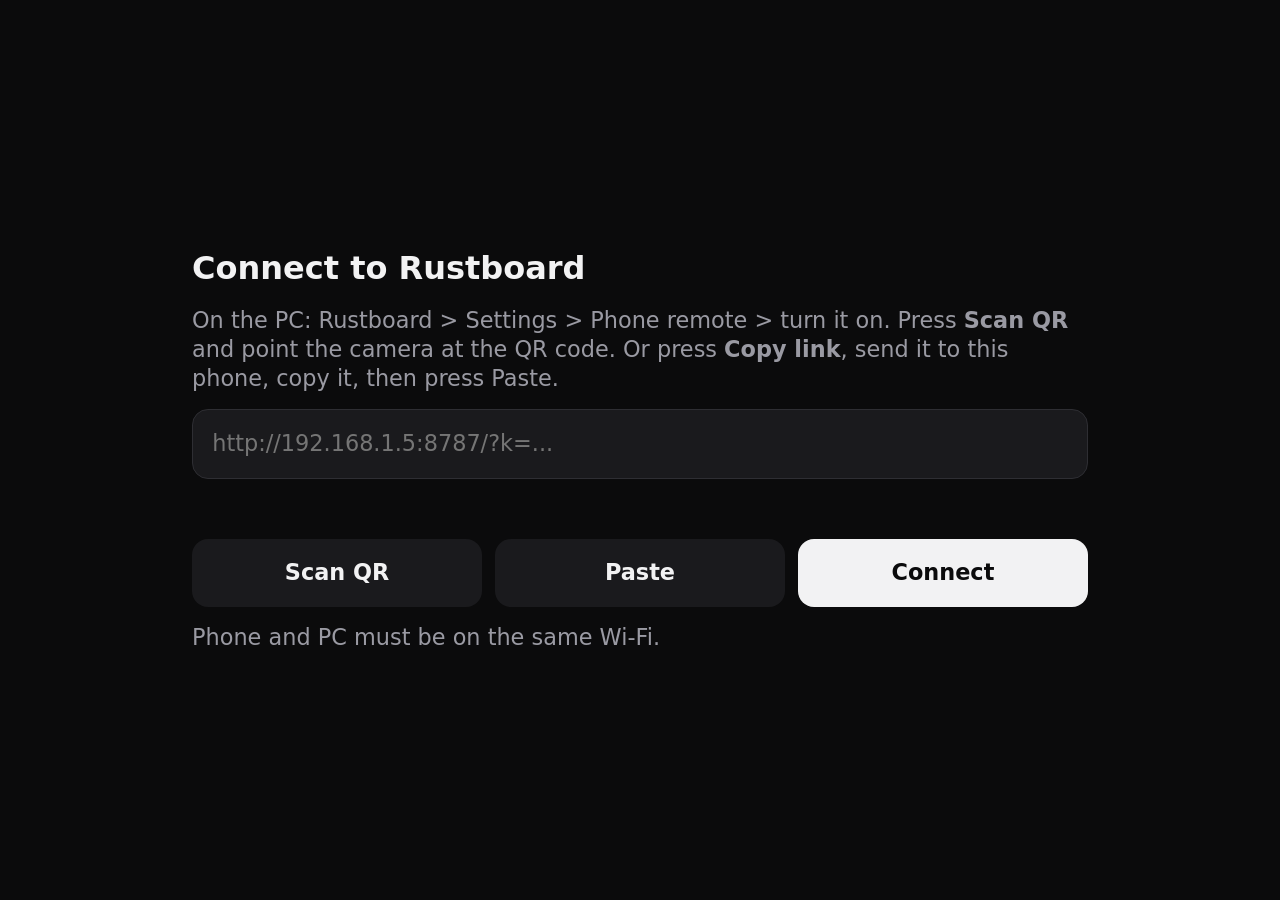
<file: android/app/src/main/assets/index.html>
<!doctype html>
<html lang="en">
<head>
<meta charset="utf-8">
<meta name="viewport" content="width=device-width, initial-scale=1, viewport-fit=cover, user-scalable=no">
<title>Rustboard Remote</title>
<style>
  :root {
    --bg: #0b0b0c; --card: #1a1a1d; --card-2: #26262b; --line: #2e2e33;
    --text: #f2f2f3; --dim: #9a9aa3; --accent: #f2f2f3; --accent-text: #0b0b0c; --bad: #ff6b6b; --ok: #3ddc84;
  }
  * { box-sizing: border-box; -webkit-tap-highlight-color: transparent; user-select: none; -webkit-user-select: none; }
  html { font-size: 14px; } /* the script sets this: the whole screen scales with it */
  html, body { margin: 0; height: 100%; background: var(--bg); color: var(--text); overflow: hidden;
    font: 1rem/1.3 system-ui, -apple-system, "Segoe UI", Roboto, sans-serif; }
  button, input { font: inherit; color: inherit; }
  button { border: 0; cursor: pointer; }

  /* ---- landscape layout: [presets | sounds | controls] ---- */
  #app { height: 100%; display: none; grid-template-columns: 12rem 1fr 14.286rem; gap: 0.714rem;
    padding: max(0.714rem, env(safe-area-inset-top)) max(0.857rem, env(safe-area-inset-right))
             max(0.714rem, env(safe-area-inset-bottom)) max(0.857rem, env(safe-area-inset-left)); }
  #app.show { display: grid; }
  .col { display: flex; flex-direction: column; min-height: 0; gap: 0.571rem; }
  .col h2 { margin: 0.143rem 0.143rem 0; font-size: 0.786rem; font-weight: 600; color: var(--dim); text-transform: uppercase; letter-spacing: 0.06em; flex: none; }
  .scroll { flex: 1; min-height: 0; overflow-y: auto; scrollbar-width: none; }
  .scroll::-webkit-scrollbar { display: none; }

  .brand { display: flex; align-items: center; justify-content: space-between; flex: none; padding: 0.143rem 0.143rem 0.286rem; }
  .brand b { font-size: 1.143rem; letter-spacing: -0.01em; }
  #dot { width: 0.643rem; height: 0.643rem; border-radius: 50%; background: var(--ok); }
  #dot.off { background: var(--bad); }

  .list { display: flex; flex-direction: column; gap: 0.429rem; }
  .chip { text-align: left; border-radius: 0.714rem; padding: 0.714rem 0.857rem; background: var(--card); font-weight: 600;
    white-space: nowrap; overflow: hidden; text-overflow: ellipsis; flex: none; }
  .chip.on { background: var(--accent); color: var(--accent-text); }
  .chip:active { background: var(--card-2); }
  .chip.on:active { background: var(--accent); }

  /* sounds: tiles run to the right, then wrap */
  #grid { display: grid; grid-template-columns: repeat(auto-fill, 7.429rem); gap: 0.857rem 0.714rem; justify-content: start; align-content: start; padding: 0.357rem 0.357rem 0.571rem; }
  .pad { background: transparent; padding: 0; text-align: left; width: 7.429rem; }
  .pad .art { position: relative; width: 7.429rem; height: 7.429rem; border-radius: 0.714rem; display: grid; place-items: center; overflow: hidden;
    background: linear-gradient(135deg, hsl(var(--h) 55% 38%), hsl(calc(var(--h) + 50) 60% 18%)); transition: transform 0.08s; }
  .pad.hit .art, .pad:active .art { transform: scale(0.94); }
  .pad .bars { display: flex; align-items: center; gap: 0.286rem; height: 2.143rem; }
  .pad .bars i { display: block; width: 0.286rem; border-radius: 0.143rem; background: rgba(255,255,255,0.92); }
  .pad .bars i:nth-child(1), .pad .bars i:nth-child(5) { height: 34%; }
  .pad .bars i:nth-child(2), .pad .bars i:nth-child(4) { height: 62%; }
  .pad .bars i:nth-child(3) { height: 100%; }
  .pad.sel .art { box-shadow: 0 0 0 2px var(--bg), 0 0 0 4px var(--accent); }
  .pad.err .art { filter: grayscale(0.8); }
  .pad .nm { margin-top: 0.429rem; font-weight: 600; font-size: 0.929rem; white-space: nowrap; overflow: hidden; text-overflow: ellipsis; }
  .pad.err .nm { color: var(--bad); }
  .empty { color: var(--dim); padding: 1.714rem 0.286rem; }

  .ctl { display: grid; grid-template-columns: 1fr 1fr; gap: 0.429rem; flex: none; }
  .ctl button { border-radius: 0.714rem; padding: 0.857rem 0; background: var(--card); font-weight: 600; }
  .ctl button:active { background: var(--card-2); }
  .ctl #stop { grid-column: 1 / -1; background: var(--accent); color: var(--accent-text); }
  .vol { flex: none; padding: 0.286rem 0.143rem; }
  .vol .top { display: flex; justify-content: space-between; color: var(--dim); font-size: 0.857rem; }
  .vol input { width: 100%; accent-color: var(--accent); height: 2.143rem; margin: 0.143rem 0 0; }
  .fx { display: flex; flex-wrap: wrap; gap: 0.429rem; }
  .fx .chip { padding: 0.571rem 0.714rem; }
  .tools { display: grid; grid-template-columns: 1fr 1fr 1fr; gap: 0.429rem; flex: none; }
  .tools button { background: var(--card); border-radius: 0.714rem; padding: 0.643rem 0; color: var(--dim); font-weight: 600; }
  .tools button:active { background: var(--card-2); }
  .gear { background: var(--card); border-radius: 0.714rem; padding: 0.643rem 0; flex: none; color: var(--dim); }

  /* ---- connect screen + messages ---- */
  .screen { position: fixed; inset: 0; display: none; align-items: center; justify-content: center; background: var(--bg); z-index: 5;
    padding: max(1.143rem, env(safe-area-inset-top)) max(1.143rem, env(safe-area-inset-right)) 1.143rem max(1.143rem, env(safe-area-inset-left)); }
  .screen.show { display: flex; }
  .card { width: min(40rem, 100%); display: flex; flex-direction: column; gap: 0.714rem; }
  .card h1 { margin: 0; font-size: 1.429rem; }
  .card p { margin: 0; color: var(--dim); }
  .card input { width: 100%; border-radius: 0.714rem; padding: 0.857rem; background: var(--card); border: 1px solid var(--line); user-select: text; -webkit-user-select: text; }
  .card .row { display: flex; gap: 0.571rem; }
  .card .row button { flex: 1; border-radius: 0.714rem; padding: 0.857rem; background: var(--card); font-weight: 600; }
  .card .row .go { background: var(--accent); color: var(--accent-text); }
  .card .err { color: var(--bad); min-height: 1.286rem; }
  #crashscreen { z-index: 9; }
  #crashtext { margin: 0; max-height: 9rem; overflow: auto; padding: 0.714rem; border-radius: 0.714rem; background: var(--card); color: var(--bad); font-size: 0.786rem; white-space: pre-wrap; word-break: break-all; user-select: text; -webkit-user-select: text; }
  #lost { flex-direction: column; text-align: center; gap: 0.857rem; color: var(--dim); }
  #lost button { border-radius: 0.714rem; padding: 0.786rem 1.286rem; background: var(--card); color: var(--text); font-weight: 600; }
  #lost .row { display: flex; gap: 0.571rem; }
</style>
</head>
<body>

<div id="app">
  <div class="col">
    <div class="brand"><b>Rustboard</b><span id="dot" title="connected"></span></div>
    <h2>Presets</h2>
    <div class="scroll"><div class="list" id="presets"></div></div>
    <div class="tools">
      <button id="smaller" title="Smaller screen">A&minus;</button>
      <button id="bigger" title="Bigger screen">A+</button>
      <button id="change" title="Change PC">PC</button>
    </div>
  </div>

  <div class="col">
    <h2>Sounds</h2>
    <div class="scroll"><div id="grid"></div></div>
  </div>

  <div class="col">
    <div class="ctl">
      <button id="pause">Pause</button>
      <button id="resume">Continue</button>
      <button id="stop">Stop all</button>
    </div>
    <div class="vol">
      <div class="top"><span>Volume</span><output id="volv"></output></div>
      <input id="vol" type="range" min="0" max="100">
    </div>
    <h2>Mic effect</h2>
    <div class="scroll"><div class="fx" id="fx"></div></div>
  </div>
</div>

<div class="screen" id="connect">
  <div class="card">
    <h1>Connect to Rustboard</h1>
    <p>On the PC: Rustboard &gt; Settings &gt; Phone remote &gt; turn it on. Press <b>Scan QR</b> and point the camera at the QR code. Or press <b>Copy link</b>, send it to this phone, copy it, then press Paste.</p>
    <input id="link" type="text" inputmode="url" autocapitalize="off" autocomplete="off" spellcheck="false" placeholder="http://192.168.1.5:8787/?k=...">
    <div class="err" id="cerr"></div>
    <div class="row"><button id="scan">Scan QR</button><button id="paste">Paste</button><button class="go" id="go">Connect</button></div>
    <p>Phone and PC must be on the same Wi-Fi.</p>
  </div>
</div>

<div class="screen" id="crashscreen">
  <div class="card">
    <h1>The app crashed last time</h1>
    <p>Send a screenshot of this to the developer. It shows what went wrong.</p>
    <pre id="crashtext"></pre>
    <div class="row"><button id="crashcopy">Copy</button><button class="go" id="crashclose">Close</button></div>
  </div>
</div>

<div class="screen" id="lost">
  <div id="lostmsg">Cannot reach Rustboard.</div>
  <div class="row"><button id="retry">Try again</button><button id="lostchange">Change PC</button></div>
</div>

<script>
const $ = (id) => document.getElementById(id);
const FX_NAMES = { clean: 'Off', deep: 'Deep', chipmunk: 'Chipmunk', demon: 'Demon', giant: 'Giant', robot: 'Robot',
  alien: 'Alien', radio: 'Radio', megaphone: 'Megaphone', cave: 'Cave', '8bit': '8-bit' };
const KEY = 'rustboard.remote.link';

let base = '', K = '';
let S = null, volTimer = null, dragging = false, fails = 0, pollTimer = 0;

// ---------- screen size ----------
// Every size in the page is in rem. We set the root font size from the real screen, so a small phone
// shrinks the whole page and a big one grows it. A- / A+ then fine tune it (saved on the phone).
const SIZE_KEY = 'rustboard.remote.size';
const DESIGN_W = 760, DESIGN_H = 340; // the layout was drawn for about this many CSS px
let userSize = 1;
try { userSize = parseFloat(localStorage.getItem(SIZE_KEY)) || 1; } catch (_) {}

function applyScale() {
  const auto = Math.min(window.innerWidth / DESIGN_W, window.innerHeight / DESIGN_H);
  const s = Math.max(0.5, Math.min(1.6, auto * userSize));
  document.documentElement.style.fontSize = (14 * s).toFixed(2) + 'px';
}

function bump(step) {
  userSize = Math.max(0.6, Math.min(1.6, Math.round((userSize + step) * 100) / 100));
  try { localStorage.setItem(SIZE_KEY, String(userSize)); } catch (_) {}
  applyScale();
}

window.addEventListener('resize', applyScale);
applyScale();

// ---------- saved link ----------
function saved() { try { return localStorage.getItem(KEY) || ''; } catch (_) { return ''; } }
function save(v) { try { localStorage.setItem(KEY, v); } catch (_) {} }

// "http://192.168.1.5:8787/?k=abc"  ->  { base, k }. Also accepts "192.168.1.5:8787/?k=abc".
function parseLink(text) {
  let t = String(text || '').trim();
  if (!t) return null;
  if (!/^https?:\/\//i.test(t)) t = 'http://' + t;
  try {
    const u = new URL(t);
    const k = u.searchParams.get('k') || '';
    if (!u.hostname || !k) return null;
    return { base: `${u.protocol}//${u.host}`, k };
  } catch (_) { return null; }
}

function buzz() { try { window.Android && Android.vibrate(12); } catch (_) {} }

// ---------- api ----------
async function api(path, params = {}) {
  const qs = new URLSearchParams({ k: K, ...params }).toString();
  const ctl = new AbortController();
  const timer = setTimeout(() => ctl.abort(), 4000);
  try {
    const res = await fetch(`${base}/api/${path}?${qs}`, { method: path === 'state' ? 'GET' : 'POST', cache: 'no-store', signal: ctl.signal });
    if (!res.ok) throw new Error(await res.text());
    return await res.json();
  } finally { clearTimeout(timer); }
}

// ---------- screens ----------
function showConnect(msg = '') {
  stopPoll();
  $('app').classList.remove('show');
  $('lost').classList.remove('show');
  $('cerr').textContent = msg;
  $('link').value = saved();
  $('connect').classList.add('show');
}

function showLost(msg) {
  $('lostmsg').textContent = msg;
  $('lost').classList.add('show');
}

function startApp() {
  $('connect').classList.remove('show');
  $('lost').classList.remove('show');
  $('app').classList.add('show');
  fails = 0;
  poll();
  stopPoll();
  pollTimer = setInterval(() => { if (!document.hidden && !dragging) poll(); }, 2000);
}

function stopPoll() { clearInterval(pollTimer); pollTimer = 0; }

// ---------- drawing ----------
function hueOf(name) { let h = 0; for (const c of name || '?') h = (h * 31 + c.charCodeAt(0)) % 360; return h; }

function chip(label, on, onclick) {
  const b = document.createElement('button');
  b.className = 'chip' + (on ? ' on' : '');
  b.textContent = label;
  b.onclick = () => { buzz(); onclick(); };
  return b;
}

function draw() {
  if (!S) return;
  $('presets').replaceChildren(...S.presets.map((n, i) => chip(n || `Preset ${i + 1}`, i === S.preset, () => run('preset', { i }))));

  const grid = $('grid');
  if (!S.sounds.length) {
    grid.replaceChildren(Object.assign(document.createElement('div'), { className: 'empty', textContent: 'No sounds in this preset.' }));
  } else {
    grid.replaceChildren(...S.sounds.map((s) => {
      const b = document.createElement('button');
      b.className = 'pad' + (s.i === S.selected ? ' sel' : '') + (s.error ? ' err' : '');
      const art = document.createElement('div');
      art.className = 'art';
      art.style.setProperty('--h', hueOf(s.name));
      art.innerHTML = '<div class="bars"><i></i><i></i><i></i><i></i><i></i></div>';
      const nm = document.createElement('div');
      nm.className = 'nm';
      nm.textContent = s.name || `Sound ${s.i + 1}`;
      b.append(art, nm);
      b.onclick = () => { buzz(); b.classList.add('hit'); setTimeout(() => b.classList.remove('hit'), 160); run('play', { p: S.preset, s: s.i }); };
      return b;
    }));
  }

  $('fx').replaceChildren(...S.fx_ids.map((id) =>
    chip(FX_NAMES[id] || id, id === 'clean' ? !S.fx_on : S.fx_on && S.fx === id, () => run('fx', { id }))));

  if (!dragging) { $('vol').value = S.volume; $('volv').textContent = S.volume + '%'; }
}

async function run(path, params) {
  try { S = await api(path, params); $('dot').classList.remove('off'); draw(); }
  catch (e) { $('dot').classList.add('off'); fail(e); }
}

function fail(e) {
  const text = String((e && e.message) || e);
  if (/Wrong link/.test(text)) { showConnect('Wrong link. Copy the link again on the PC (Settings > Phone remote).'); return; }
  fails += 1;
  if (fails >= 2) { stopPoll(); showLost('Cannot reach Rustboard. Is the app open on your PC, and is Phone remote on?'); }
}

async function poll() {
  try {
    S = await api('state');
    fails = 0;
    $('dot').classList.remove('off');
    $('lost').classList.remove('show');
    draw();
  } catch (e) { $('dot').classList.add('off'); fail(e); }
}

// ---------- buttons ----------
for (const [id, path] of [['pause', 'pause'], ['resume', 'resume'], ['stop', 'stop']]) {
  $(id).onclick = () => { buzz(); run(path); };
}

$('vol').addEventListener('pointerdown', () => { dragging = true; });
$('vol').addEventListener('pointerup', () => { dragging = false; });
$('vol').addEventListener('pointercancel', () => { dragging = false; });
$('vol').addEventListener('input', (e) => {
  const v = e.target.value;
  $('volv').textContent = v + '%';
  clearTimeout(volTimer);
  volTimer = setTimeout(() => run('volume', { v }), 120);
});

$('change').onclick = () => showConnect();
$('smaller').onclick = () => bump(-0.1);
$('bigger').onclick = () => bump(0.1);
$('lostchange').onclick = () => showConnect();
$('retry').onclick = () => { $('lost').classList.remove('show'); startApp(); };

$('scan').onclick = () => {
  $('cerr').textContent = '';
  if (window.Android && Android.scanQr) Android.scanQr();
  else $('cerr').textContent = 'Scanning works only in the Android app. Type or paste the link here.';
};

// the scanner could not open (no permission, or an error): show why
window.onQrError = (msg) => { $('cerr').textContent = msg; };

// the app calls this at start when the last run crashed: show the error on its own screen
window.onCrash = (text) => {
  $('crashtext').textContent = String(text).slice(0, 1800);
  $('crashscreen').classList.add('show');
};
$('crashcopy').onclick = () => { try { Android.copy($('crashtext').textContent); } catch (_) {} };
$('crashclose').onclick = () => { try { Android.clearCrash(); } catch (_) {} $('crashscreen').classList.remove('show'); };

// the app calls this when the scanner closes: the text of the QR code, or '' if cancelled
window.onQr = (text) => {
  if (!text) return;
  if (!parseLink(text)) { $('cerr').textContent = 'This QR code is not a Rustboard link. Scan the one in Rustboard > Settings > Phone remote.'; return; }
  $('link').value = text;
  $('go').click();
};

$('paste').onclick = () => {
  try { if (window.Android) $('link').value = Android.paste(); } catch (_) {}
};

$('go').onclick = () => {
  const p = parseLink($('link').value);
  if (!p) { $('cerr').textContent = 'This is not a Rustboard link. It looks like http://192.168.1.5:8787/?k=...'; return; }
  base = p.base; K = p.k;
  $('app').dataset.ready = '1';
  save($('link').value.trim());
  startApp();
};
$('link').addEventListener('keydown', (e) => { if (e.key === 'Enter') $('go').click(); });

// Android back button: close a screen if one is open (true = handled)
window.onBack = () => {
  if ($('connect').classList.contains('show') && $('app').dataset.ready === '1') { startApp(); return true; }
  if ($('lost').classList.contains('show')) { showConnect(); return true; }
  return false;
};
window.onWake = () => { if ($('app').classList.contains('show')) poll(); };

// ---------- start ----------
(function init() {
  const p = parseLink(saved());
  if (p) { base = p.base; K = p.k; $('app').dataset.ready = '1'; startApp(); }
  else showConnect();
})();
</script>
</body>
</html>
</file>
